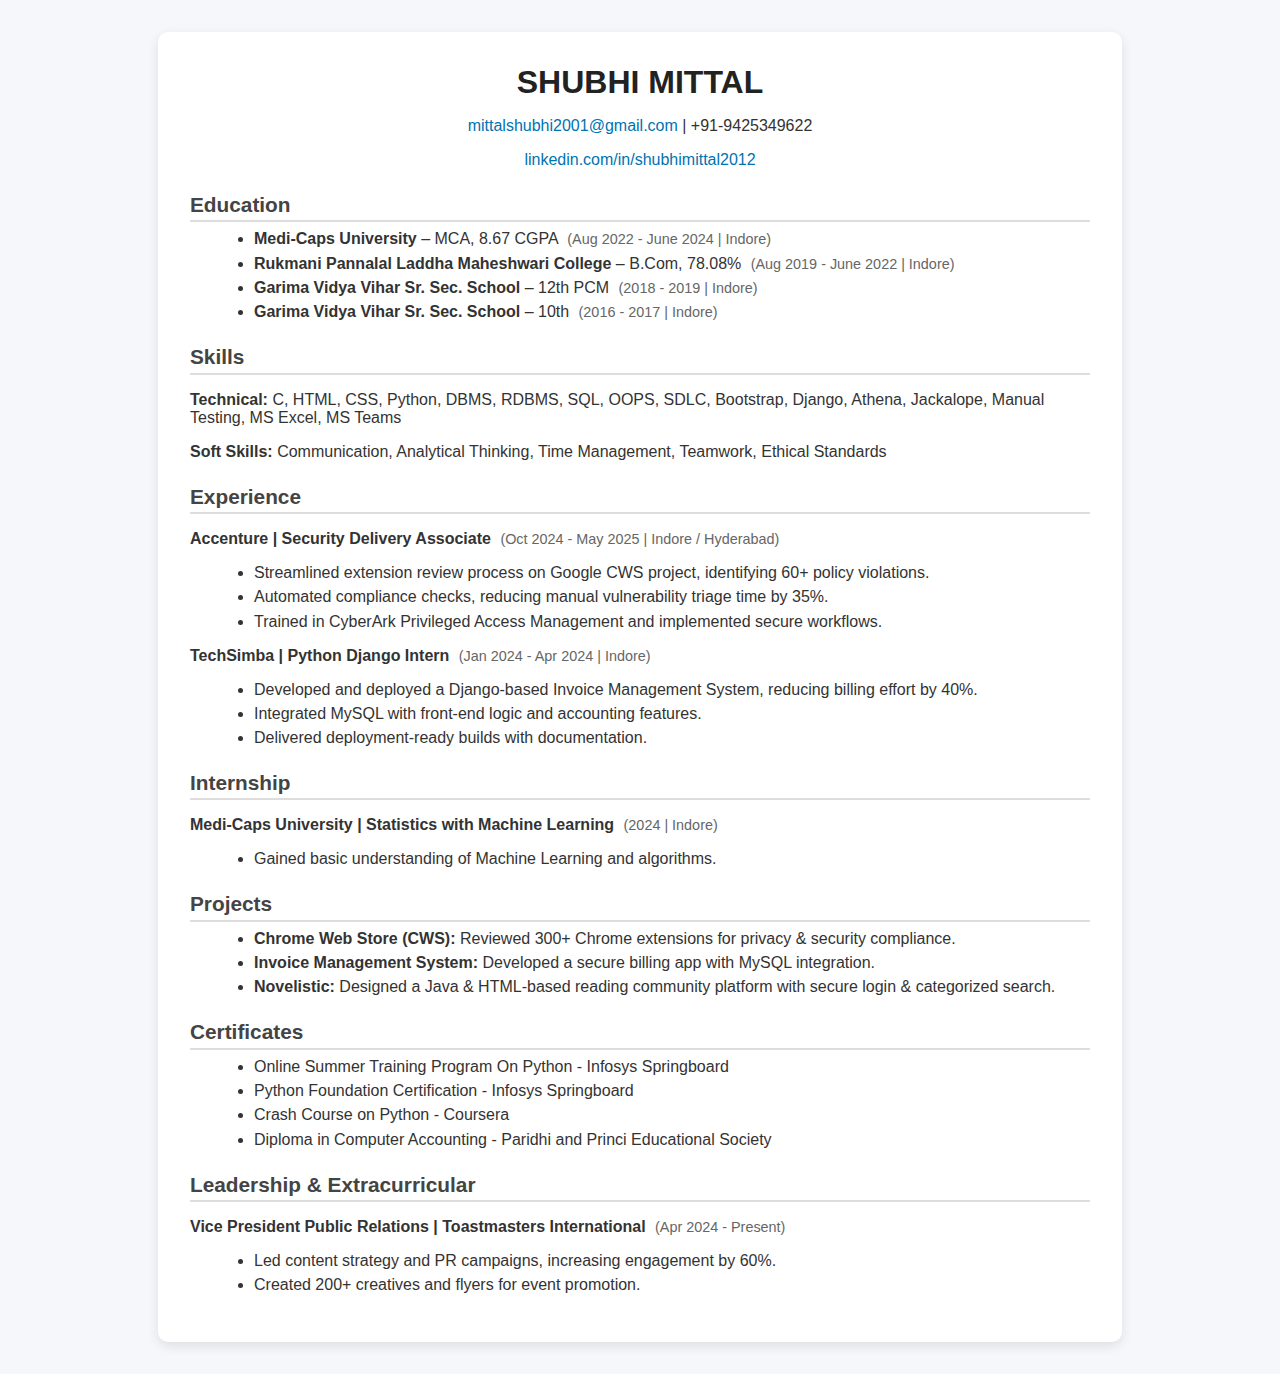
<file: index.html>
<!DOCTYPE html>
<html lang="en">
<head>
  <meta charset="UTF-8">
  <meta name="viewport" content="width=device-width, initial-scale=1.0">
  <title>Shubhi Mittal - Resume</title>
  <link rel="stylesheet" href="style.css">
</head>
<body>
  <div class="container">
    <header>
      <h1>SHUBHI MITTAL</h1>
      <div class="contact">
        <p><a href="mailto:mittalshubhi2001@gmail.com">mittalshubhi2001@gmail.com</a> | +91-9425349622</p>
        <p><a href="https://linkedin.com/in/shubhimittal2012" target="_blank">linkedin.com/in/shubhimittal2012</a></p>
      </div>
    </header>

    <section>
      <h2>Education</h2>
      <ul>
        <li><b>Medi-Caps University</b> – MCA, 8.67 CGPA <span class="date">(Aug 2022 - June 2024 | Indore)</span></li>
        <li><b>Rukmani Pannalal Laddha Maheshwari College</b> – B.Com, 78.08% <span class="date">(Aug 2019 - June 2022 | Indore)</span></li>
        <li><b>Garima Vidya Vihar Sr. Sec. School</b> – 12th PCM <span class="date">(2018 - 2019 | Indore)</span></li>
        <li><b>Garima Vidya Vihar Sr. Sec. School</b> – 10th <span class="date">(2016 - 2017 | Indore)</span></li>
      </ul>
    </section>

    <section>
      <h2>Skills</h2>
      <p><b>Technical:</b> C, HTML, CSS, Python, DBMS, RDBMS, SQL, OOPS, SDLC, Bootstrap, Django, Athena, Jackalope, Manual Testing, MS Excel, MS Teams</p>
      <p><b>Soft Skills:</b> Communication, Analytical Thinking, Time Management, Teamwork, Ethical Standards</p>
    </section>

    <section>
      <h2>Experience</h2>
      <p><b>Accenture | Security Delivery Associate</b> <span class="date">(Oct 2024 - May 2025 | Indore / Hyderabad)</span></p>
      <ul>
        <li>Streamlined extension review process on Google CWS project, identifying 60+ policy violations.</li>
        <li>Automated compliance checks, reducing manual vulnerability triage time by 35%.</li>
        <li>Trained in CyberArk Privileged Access Management and implemented secure workflows.</li>
      </ul>

      <p><b>TechSimba | Python Django Intern</b> <span class="date">(Jan 2024 - Apr 2024 | Indore)</span></p>
      <ul>
        <li>Developed and deployed a Django-based Invoice Management System, reducing billing effort by 40%.</li>
        <li>Integrated MySQL with front-end logic and accounting features.</li>
        <li>Delivered deployment-ready builds with documentation.</li>
      </ul>
    </section>

    <section>
      <h2>Internship</h2>
      <p><b>Medi-Caps University | Statistics with Machine Learning</b> <span class="date">(2024 | Indore)</span></p>
      <ul>
        <li>Gained basic understanding of Machine Learning and algorithms.</li>
      </ul>
    </section>

    <section>
      <h2>Projects</h2>
      <ul>
        <li><b>Chrome Web Store (CWS):</b> Reviewed 300+ Chrome extensions for privacy & security compliance.</li>
        <li><b>Invoice Management System:</b> Developed a secure billing app with MySQL integration.</li>
        <li><b>Novelistic:</b> Designed a Java & HTML-based reading community platform with secure login & categorized search.</li>
      </ul>
    </section>

    <section>
      <h2>Certificates</h2>
      <ul>
        <li>Online Summer Training Program On Python - Infosys Springboard</li>
        <li>Python Foundation Certification - Infosys Springboard</li>
        <li>Crash Course on Python - Coursera</li>
        <li>Diploma in Computer Accounting - Paridhi and Princi Educational Society</li>
      </ul>
    </section>

    <section>
      <h2>Leadership & Extracurricular</h2>
      <p><b>Vice President Public Relations | Toastmasters International</b> <span class="date">(Apr 2024 - Present)</span></p>
      <ul>
        <li>Led content strategy and PR campaigns, increasing engagement by 60%.</li>
        <li>Created 200+ creatives and flyers for event promotion.</li>
      </ul>
    </section>
  </div>
</body>
</html>
</file>
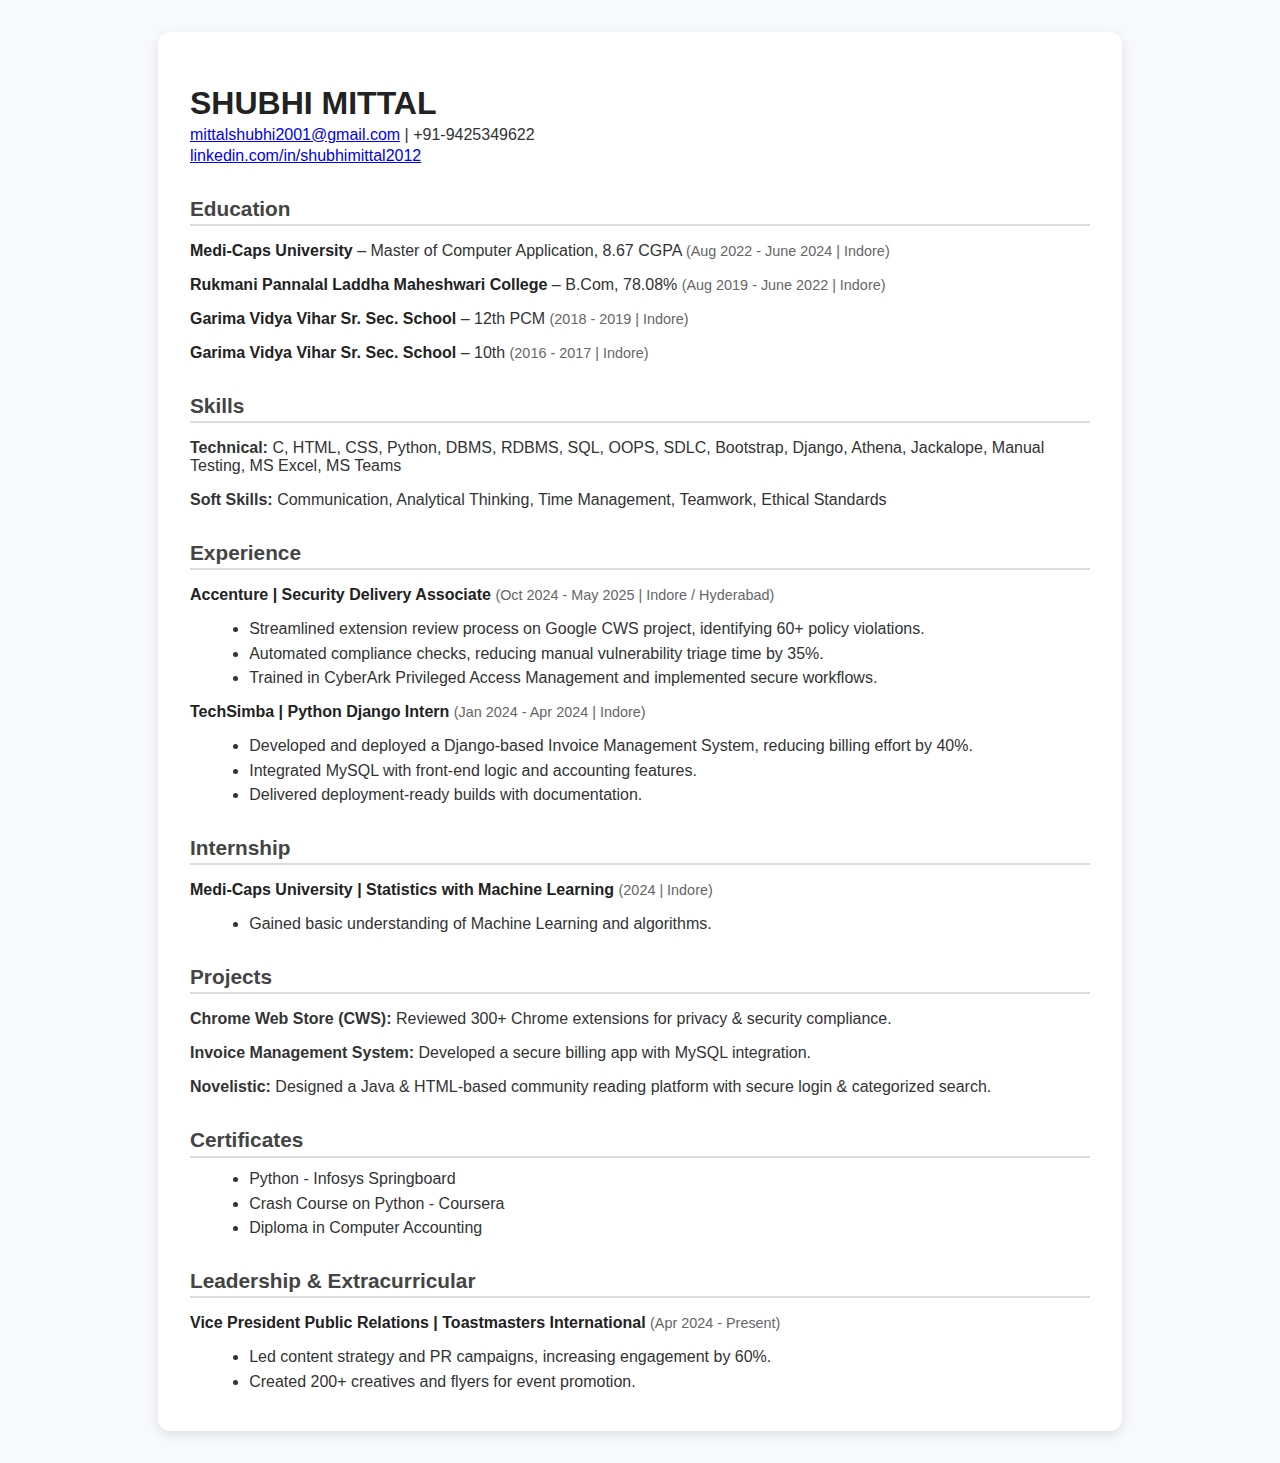
<file: resume.html>
<!DOCTYPE html>
<html lang="en">
<head>
  <meta charset="UTF-8">
  <meta name="viewport" content="width=device-width, initial-scale=1.0">
  <title>Shubhi Mittal - Resume</title>
  <style>
    body {
      font-family: "Segoe UI", Arial, sans-serif;
      margin: 0;
      padding: 0;
      background: #f7f9fc;
      color: #333;
    }
    .container {
      width: 80%;
      max-width: 900px;
      margin: 2rem auto;
      background: #fff;
      padding: 2rem;
      border-radius: 12px;
      box-shadow: 0 4px 12px rgba(0,0,0,0.1);
    }
    h1 {
      font-size: 2rem;
      margin-bottom: 0.2rem;
      color: #222;
    }
    h2 {
      font-size: 1.3rem;
      margin-top: 2rem;
      margin-bottom: 0.8rem;
      border-bottom: 2px solid #ddd;
      padding-bottom: 0.2rem;
      color: #444;
    }
    .contact, .section {
      margin-bottom: 1rem;
    }
    .contact p, .section p {
      margin: 0.2rem 0;
    }
    ul {
      margin: 0.3rem 0 0.5rem 1.2rem;
    }
    li {
      margin-bottom: 0.4rem;
    }
    .subheading {
      font-weight: bold;
      color: #222;
    }
    .date {
      font-size: 0.9rem;
      color: #666;
    }
  </style>
</head>
<body>
  <div class="container">
    <h1>SHUBHI MITTAL</h1>
    <div class="contact">
      <p><a href="mailto:mittalshubhi2001@gmail.com">mittalshubhi2001@gmail.com</a> | +91-9425349622</p>
      <p><a href="https://linkedin.com/in/shubhimittal2012" target="_blank">linkedin.com/in/shubhimittal2012</a></p>
    </div>

    <h2>Education</h2>
    <p><span class="subheading">Medi-Caps University</span> – Master of Computer Application, 8.67 CGPA <span class="date">(Aug 2022 - June 2024 | Indore)</span></p>
    <p><span class="subheading">Rukmani Pannalal Laddha Maheshwari College</span> – B.Com, 78.08% <span class="date">(Aug 2019 - June 2022 | Indore)</span></p>
    <p><span class="subheading">Garima Vidya Vihar Sr. Sec. School</span> – 12th PCM <span class="date">(2018 - 2019 | Indore)</span></p>
    <p><span class="subheading">Garima Vidya Vihar Sr. Sec. School</span> – 10th <span class="date">(2016 - 2017 | Indore)</span></p>

    <h2>Skills</h2>
    <p><b>Technical:</b> C, HTML, CSS, Python, DBMS, RDBMS, SQL, OOPS, SDLC, Bootstrap, Django, Athena, Jackalope, Manual Testing, MS Excel, MS Teams</p>
    <p><b>Soft Skills:</b> Communication, Analytical Thinking, Time Management, Teamwork, Ethical Standards</p>

    <h2>Experience</h2>
    <p><span class="subheading">Accenture | Security Delivery Associate</span> <span class="date">(Oct 2024 - May 2025 | Indore / Hyderabad)</span></p>
    <ul>
      <li>Streamlined extension review process on Google CWS project, identifying 60+ policy violations.</li>
      <li>Automated compliance checks, reducing manual vulnerability triage time by 35%.</li>
      <li>Trained in CyberArk Privileged Access Management and implemented secure workflows.</li>
    </ul>

    <p><span class="subheading">TechSimba | Python Django Intern</span> <span class="date">(Jan 2024 - Apr 2024 | Indore)</span></p>
    <ul>
      <li>Developed and deployed a Django-based Invoice Management System, reducing billing effort by 40%.</li>
      <li>Integrated MySQL with front-end logic and accounting features.</li>
      <li>Delivered deployment-ready builds with documentation.</li>
    </ul>

    <h2>Internship</h2>
    <p><span class="subheading">Medi-Caps University | Statistics with Machine Learning</span> <span class="date">(2024 | Indore)</span></p>
    <ul>
      <li>Gained basic understanding of Machine Learning and algorithms.</li>
    </ul>

    <h2>Projects</h2>
    <p><b>Chrome Web Store (CWS):</b> Reviewed 300+ Chrome extensions for privacy & security compliance.</p>
    <p><b>Invoice Management System:</b> Developed a secure billing app with MySQL integration.</p>
    <p><b>Novelistic:</b> Designed a Java & HTML-based community reading platform with secure login & categorized search.</p>

    <h2>Certificates</h2>
    <ul>
      <li>Python - Infosys Springboard</li>
      <li>Crash Course on Python - Coursera</li>
      <li>Diploma in Computer Accounting</li>
    </ul>

    <h2>Leadership & Extracurricular</h2>
    <p><span class="subheading">Vice President Public Relations | Toastmasters International</span> <span class="date">(Apr 2024 - Present)</span></p>
    <ul>
      <li>Led content strategy and PR campaigns, increasing engagement by 60%.</li>
      <li>Created 200+ creatives and flyers for event promotion.</li>
    </ul>
  </div>
</body>
</html>
</file>
<file: style.css>
body {
  font-family: "Segoe UI", Arial, sans-serif;
  margin: 0;
  padding: 0;
  background: #f5f7fa;
  color: #333;
}

.container {
  width: 85%;
  max-width: 900px;
  margin: 2rem auto;
  background: #fff;
  padding: 2rem;
  border-radius: 10px;
  box-shadow: 0 4px 12px rgba(0,0,0,0.1);
}

header {
  text-align: center;
  margin-bottom: 1rem;
}

h1 {
  margin: 0;
  font-size: 2rem;
  color: #222;
}

.contact a {
  color: #0073b1;
  text-decoration: none;
}

.contact a:hover {
  text-decoration: underline;
}

h2 {
  font-size: 1.3rem;
  margin-top: 1.5rem;
  margin-bottom: 0.5rem;
  border-bottom: 2px solid #ddd;
  padding-bottom: 0.2rem;
  color: #444;
}

ul {
  margin: 0.5rem 0 1rem 1.5rem;
}

li {
  margin-bottom: 0.4rem;
}

.date {
  font-size: 0.9rem;
  color: #666;
  margin-left: 5px;
}
</file>
